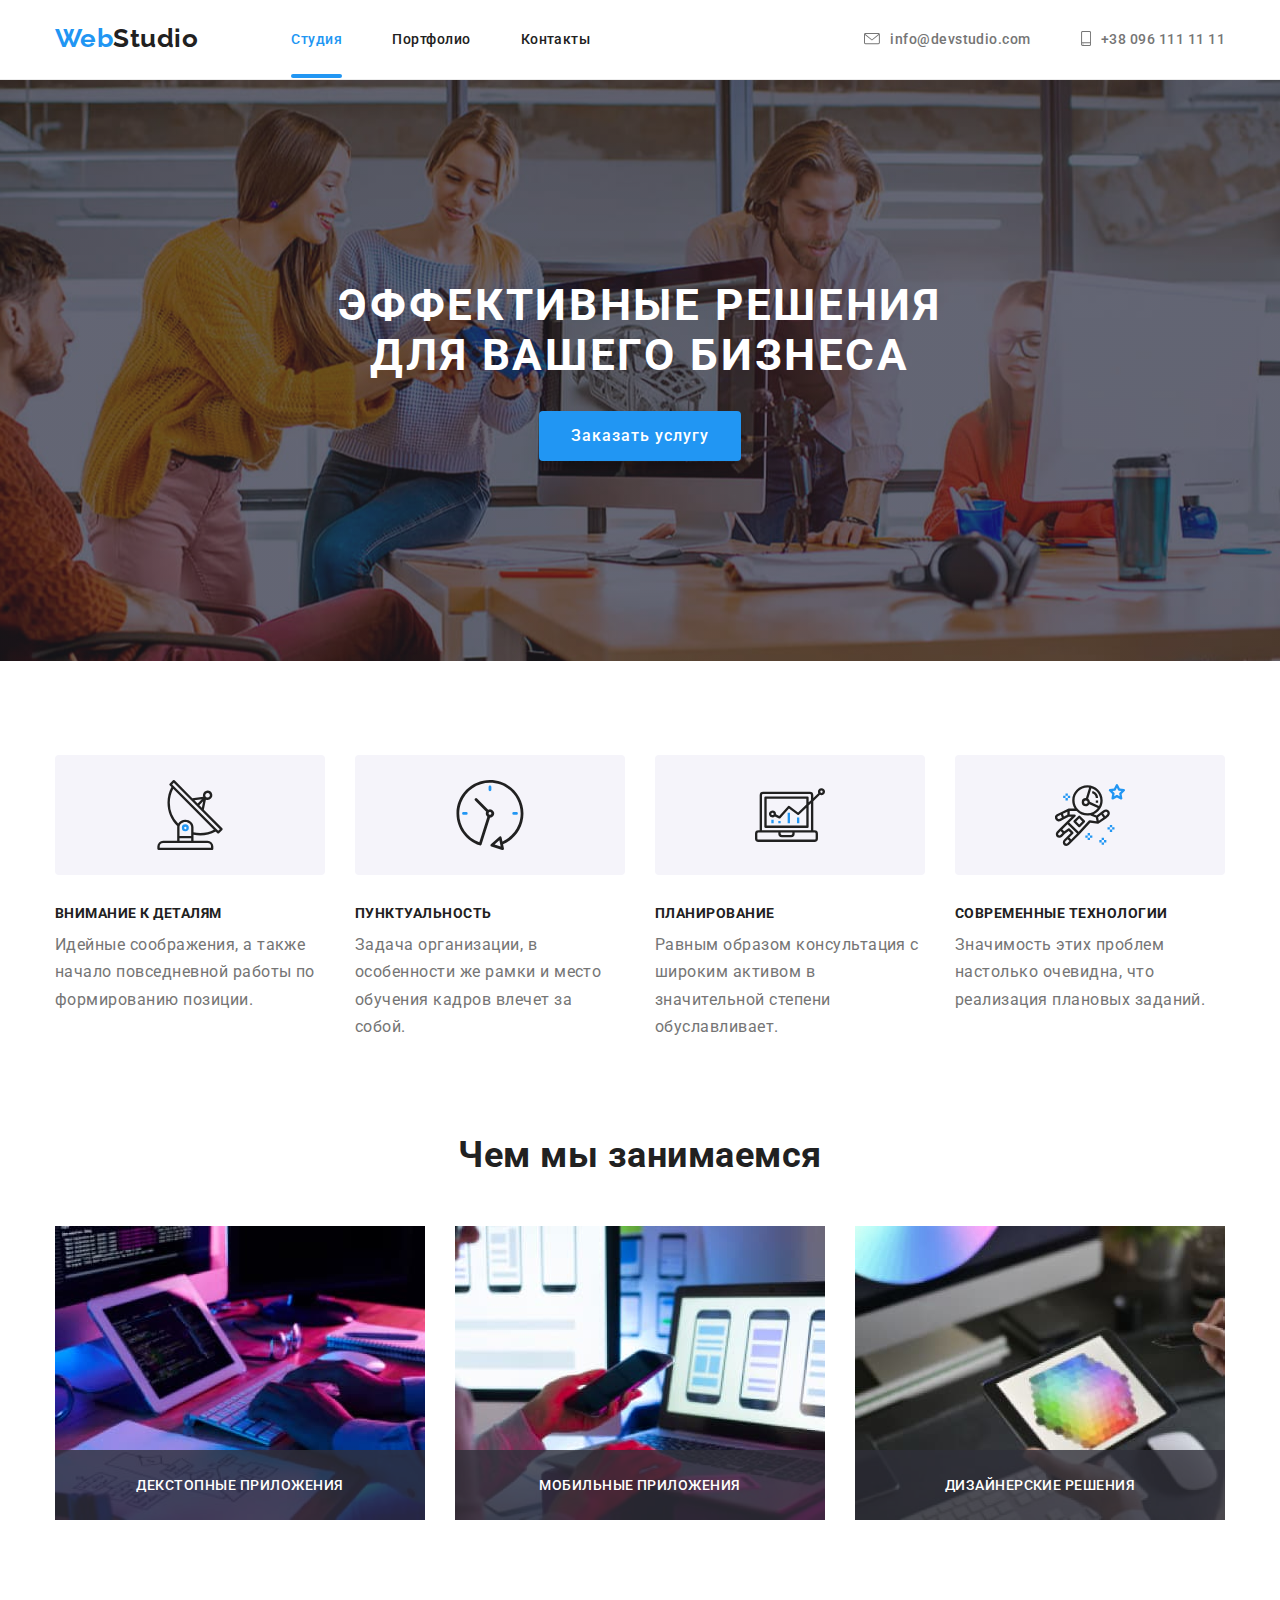
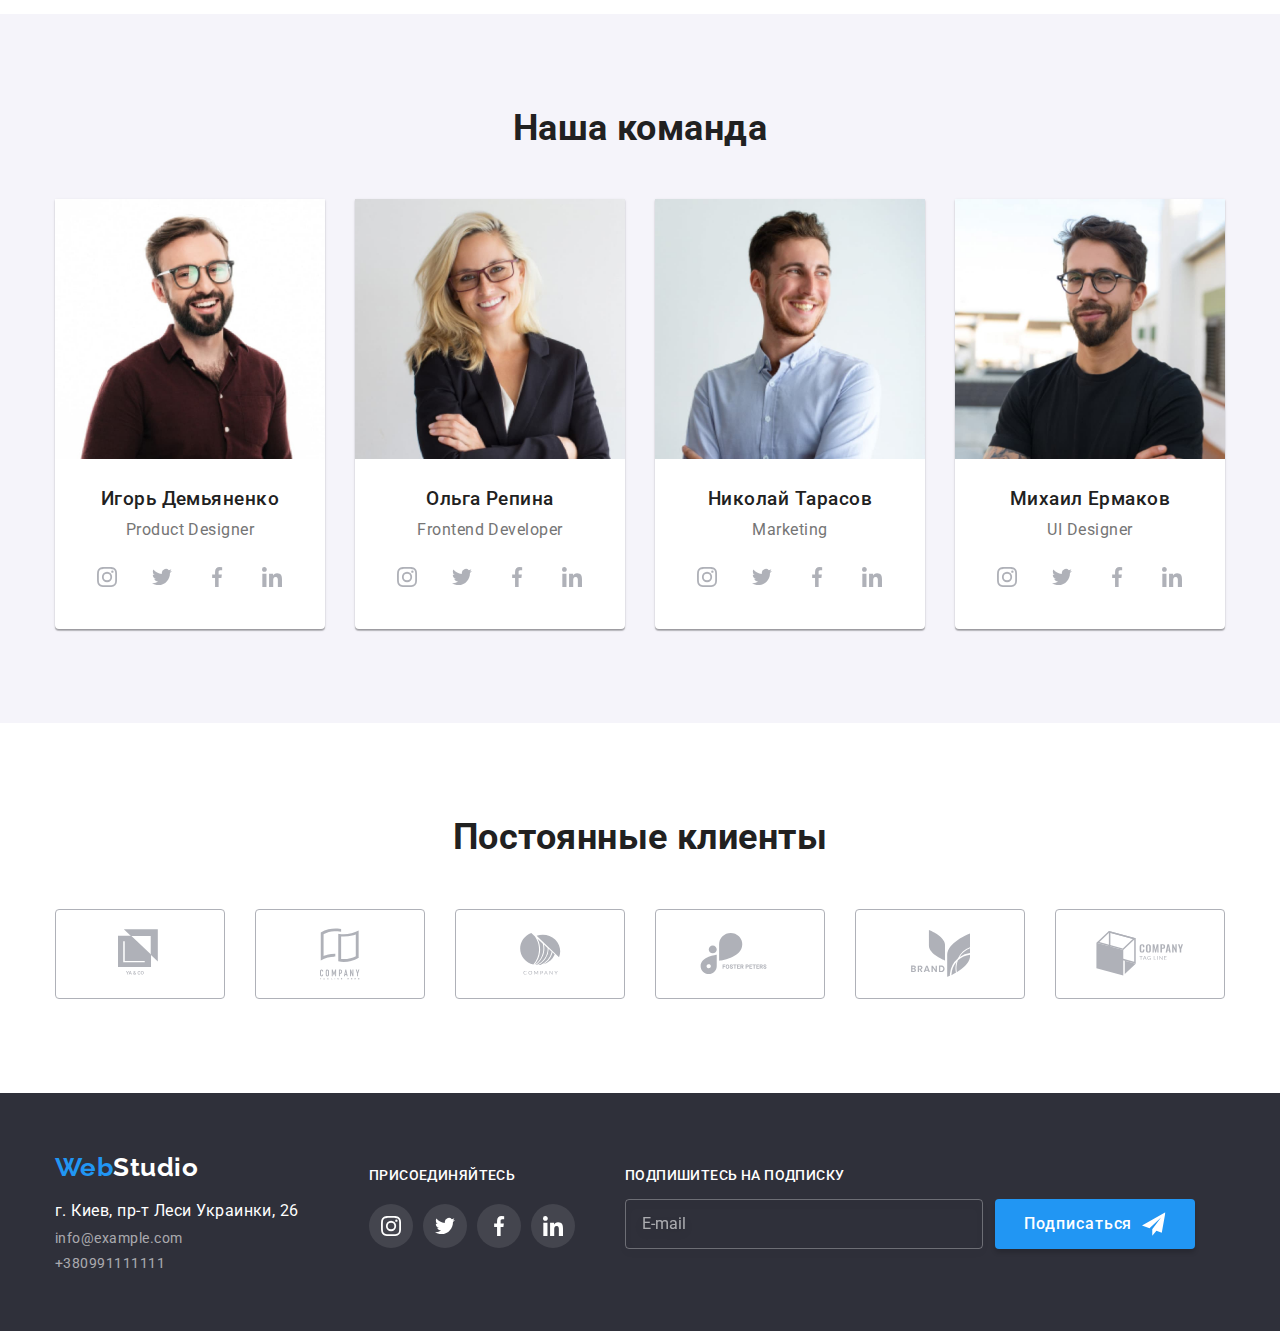
<file: index.html>
<!DOCTYPE html>
<html lang="ru">
  <head>
    <meta charset="UTF-8" />
    <meta name="viewport" content="width=1600, initial-scale=1.0" />
    <link href="https://fonts.googleapis.com/css2?family=Raleway:wght@400;700;900&family=Roboto:ital,wght@0,400;0,500;0,900;1,700&display=swap" rel="stylesheet" />
    <link rel="stylesheet" href="./css/main.min.css" />
    <title>Web Studio - главная страница</title>
  </head>
  <body>
    <header class="page-header">
      <div class="container flexbox justify-center">
        <nav class="main-nav flexbox justify-center">
          <a href="./index.html" class="logo"><span class="accent">Web</span>Studio</a>
          <ul class="main-nav__list flexbox list">
            <li class="main-nav__item"><a href="./" class="main-nav__link link--current">Студия</a></li>
            <li class="main-nav__item"><a href="./portfolio.html" class="main-nav__link">Портфолио</a></li>
            <li class="main-nav__item"><a href="./" class="main-nav__link">Контакты</a></li>
          </ul>
        </nav>
        <ul class="header-contacts flexbox list">
          <li class="header-contacts__item">
            <a href="mailto:info@devstudio.com" class="header-contacts__link">
              <svg width="16px" height="12px" class="header-contacts__icon">
                <use href="./images/sprite.svg#mail"></use>
              </svg>
              info@devstudio.com
            </a>
          </li>
          <li class="header-contacts__item">
            <a href="tel:+380961111111" class="header-contacts__link">
              <svg width="10px" height="15px" class="header-contacts__icon">
                <use href="./images/sprite.svg#smartphone"></use>
              </svg>
              +38 096 111 11 11
            </a>
          </li>
        </ul>
      </div>
    </header>
    <main>
      <section class="hero">
        <div class="container hero__container">
          <h1 class="hero__title">Эффективные решения <br />для вашего бизнеса</h1>
          <button type="button" class="btn btn--hero" data-modal-open>Заказать услугу</button>
        </div>
      </section>
      <section class="features-section">
        <div class="container">
          <ul class="features list flexbox">
            <li class="features__grid">
              <div class="features__image-container">
                <svg width="70" height="70"><use href="./images/sprite.svg#antenna"></use></svg>
              </div>
              <h3 class="features__title">Внимание к деталям</h3>
              <p class="features__text">Идейные соображения, а также начало повседневной работы по формированию позиции.</p>
            </li>
            <li class="features__grid">
              <div class="features__image-container">
                <svg width="70" height="70">
                  <use href="./images/sprite.svg#clock"></use>
                </svg>
              </div>
              <h3 class="features__title">Пунктуальность</h3>
              <p class="features__text">Задача организации, в особенности же рамки и место обучения кадров влечет за собой.</p>
            </li>
            <li class="features__grid">
              <div class="features__image-container">
                <svg width="70" height="70">
                  <use href="./images/sprite.svg#diagram"></use>
                </svg>
              </div>
              <h3 class="features__title">Планирование</h3>
              <p class="features__text">Равным образом консультация с широким активом в значительной степени обуславливает.</p>
            </li>
            <li class="features__grid">
              <div class="features__image-container">
                <svg width="70" height="70">
                  <use href="./images/sprite.svg#astronaut"></use>
                </svg>
              </div>
              <h3 class="features__title">Современные технологии</h3>
              <p class="features__text">Значимость этих проблем настолько очевидна, что реализация плановых заданий.</p>
            </li>
          </ul>
        </div>
      </section>
      <section class="our-work__section">
        <div class="container">
          <h2 class="section__title">Чем мы занимаемся</h2>
          <ul class="our-work__grid list">
            <li class="our-work__item">
              <img src="./images/content-img-1.jpg" alt="Планшет и клавиатура" width="370" />
              <div class="our-work__overlay"><p>Декстопные приложения</p></div>
            </li>
            <li class="our-work__item">
              <img src="./images/content-img-2.jpg" alt="Смартфон" width="370" />
              <div class="our-work__overlay">
                <p>Мобильные приложения</p>
              </div>
            </li>
            <li class="our-work__item">
              <img src="./images/content-img-3.jpg" alt="Планшет с палитрой" width="370" />
              <div class="our-work__overlay">
                <p>Дизайнерские решения</p>
              </div>
            </li>
          </ul>
        </div>
      </section>
      <section class="team-section">
        <div class="container">
          <h2 class="section__title">Наша команда</h2>
          <ul class="team-grid flexbox list">
            <li class="team-grid__item">
              <div class="team-grid__card">
                <img src="./images/igor-dem.jpg" alt="Игорь Демьяненко" width="270" />
                <h3 class="team-grid__name">Игорь Демьяненко</h3>
                <p class="team-grid__position">Product Designer</p>
                <div class="team__social-container">
                  <ul class="list flexbox">
                    <li class="social-links__item">
                      <a class="social-links__link team__link" href="">
                        <svg class="link-icon team__link--icon" width="20" height="20">
                          <use href="./images/sprite.svg#instagram"></use>
                        </svg>
                      </a>
                    </li>
                    <li class="social-links__item">
                      <a class="social-links__link team__link" href=""
                        ><svg class="link-icon team__link--icon" width="20" height="20">
                          <use href="./images/sprite.svg#twitter"></use>
                        </svg>
                      </a>
                    </li>
                    <li class="social-links__item">
                      <a class="social-links__link team__link" href=""
                        ><svg class="link-icon team__link--icon" width="20" height="20">
                          <use href="./images/sprite.svg#facebook"></use>
                        </svg>
                      </a>
                    </li>
                    <li class="social-links__item">
                      <a class="social-links__link team__link" href="">
                        <svg class="link-icon team__link--icon" width="20" height="20">
                          <use href="./images/sprite.svg#linkedin"></use>
                        </svg>
                      </a>
                    </li>
                  </ul>
                </div>
              </div>
            </li>
            <li class="team-grid__item">
              <div class="team-grid__card">
                <img src="./images/olga-repina.jpg" alt="Ольга Репина" width="270" />
                <h3 class="team-grid__name">Ольга Репина</h3>
                <p class="team-grid__position">Frontend Developer</p>
                <div class="team__social-container">
                  <ul class="list flexbox">
                    <li class="social-links__item">
                      <a class="social-links__link team__link" href="">
                        <svg class="link-icon team__link--icon" width="20" height="20">
                          <use href="./images/sprite.svg#instagram"></use>
                        </svg>
                      </a>
                    </li>
                    <li class="social-links__item">
                      <a class="social-links__link team__link" href=""
                        ><svg class="link-icon team__link--icon" width="20" height="20">
                          <use href="./images/sprite.svg#twitter"></use>
                        </svg>
                      </a>
                    </li>
                    <li class="social-links__item">
                      <a class="social-links__link team__link" href=""
                        ><svg class="link-icon team__link--icon" width="20" height="20">
                          <use href="./images/sprite.svg#facebook"></use>
                        </svg>
                      </a>
                    </li>
                    <li class="social-links__item">
                      <a class="social-links__link team__link" href="">
                        <svg class="link-icon team__link--icon" width="20" height="20">
                          <use href="./images/sprite.svg#linkedin"></use>
                        </svg>
                      </a>
                    </li>
                  </ul>
                </div>
              </div>
            </li>
            <li class="team-grid__item">
              <div class="team-grid__card">
                <img src="./images/nikolay-tarasov.jpg" alt="Николай Тарасов" width="270" />
                <h3 class="team-grid__name">Николай Тарасов</h3>
                <p class="team-grid__position">Marketing</p>
                <div class="team__social-container">
                  <ul class="list flexbox">
                    <li class="social-links__item">
                      <a class="social-links__link team__link" href="">
                        <svg class="link-icon team__link--icon" width="20" height="20">
                          <use href="./images/sprite.svg#instagram"></use>
                        </svg>
                      </a>
                    </li>
                    <li class="social-links__item">
                      <a class="social-links__link team__link" href=""
                        ><svg class="link-icon team__link--icon" width="20" height="20">
                          <use href="./images/sprite.svg#twitter"></use>
                        </svg>
                      </a>
                    </li>
                    <li class="social-links__item">
                      <a class="social-links__link team__link" href=""
                        ><svg class="link-icon team__link--icon" width="20" height="20">
                          <use href="./images/sprite.svg#facebook"></use>
                        </svg>
                      </a>
                    </li>
                    <li class="social-links__item">
                      <a class="social-links__link team__link" href="">
                        <svg class="link-icon team__link--icon" width="20" height="20">
                          <use href="./images/sprite.svg#linkedin"></use>
                        </svg>
                      </a>
                    </li>
                  </ul>
                </div>
              </div>
            </li>
            <li class="team-grid__item">
              <div class="team-grid__card">
                <img src="./images/mihail-ermakov.jpg" alt="Михаил Ермаков" width="270" />
                <h3 class="team-grid__name">Михаил Ермаков</h3>
                <p class="team-grid__position">UI Designer</p>
                <div class="team__social-container">
                  <ul class="list flexbox">
                    <li class="social-links__item">
                      <a class="social-links__link team__link" href="">
                        <svg class="link-icon team__link--icon" width="20" height="20">
                          <use href="./images/sprite.svg#instagram"></use>
                        </svg>
                      </a>
                    </li>
                    <li class="social-links__item">
                      <a class="social-links__link team__link" href=""
                        ><svg class="link-icon team__link--icon" width="20" height="20">
                          <use href="./images/sprite.svg#twitter"></use>
                        </svg>
                      </a>
                    </li>
                    <li class="social-links__item">
                      <a class="social-links__link team__link" href=""
                        ><svg class="link-icon team__link--icon" width="20" height="20">
                          <use href="./images/sprite.svg#facebook"></use>
                        </svg>
                      </a>
                    </li>
                    <li class="social-links__item">
                      <a class="social-links__link team__link" href="">
                        <svg class="link-icon team__link--icon" width="20" height="20">
                          <use href="./images/sprite.svg#linkedin"></use>
                        </svg>
                      </a>
                    </li>
                  </ul>
                </div>
              </div>
            </li>
          </ul>
        </div>
      </section>
      <section class="custumers-container">
        <div class="container">
          <h2 class="section__title">Постоянные клиенты</h2>
          <ul class="custumers-grid list flexbox">
            <li class="custumers-grid__item">
              <a class="custumers-grid__link" href="">
                <svg width="44" height="49" class="custumers-grid__icon">
                  <use href="./images/sprite.svg#brand-1"></use>
                </svg>
              </a>
            </li>
            <li class="custumers-grid__item">
              <a class="custumers-grid__link" href=""
                ><svg width="40" height="52" class="custumers-grid__icon">
                  <use href="./images/sprite.svg#brand-2"></use>
                </svg>
              </a>
            </li>
            <li class="custumers-grid__item">
              <a class="custumers-grid__link" href="">
                <svg width="41" height="42" class="custumers-grid__icon">
                  <use href="./images/sprite.svg#brand-3"></use>
                </svg>
              </a>
            </li>
            <li class="custumers-grid__item">
              <a class="custumers-grid__link" href=""
                ><svg width="80" height="42" class="custumers-grid__icon">
                  <use href="./images/sprite.svg#brand-4"></use>
                </svg>
              </a>
            </li>
            <li class="custumers-grid__item">
              <a class="custumers-grid__link" href="">
                <svg width="59" height="47" class="custumers-grid__icon">
                  <use href="./images/sprite.svg#brand-5"></use>
                </svg>
              </a>
            </li>
            <li class="custumers-grid__item">
              <a class="custumers-grid__link" href=""
                ><svg width="88" height="45" class="custumers-grid__icon">
                  <use href="./images/sprite.svg#brand-6"></use>
                </svg>
              </a>
            </li>
          </ul>
        </div>
      </section>
    </main>
    <footer class="footer">
      <div class="container flexbox">
        <div class="adress-container">
          <a href="./" class="logo accent">Web<span class="footer--logo">Studio</span></a>
          <address class="address">
            <span class="adress__text">г. Киев, пр-т Леси Украинки, 26</span>
            <a href="mailto:info@example.com" class="address__item">info@example.com</a>
            <a href="tel:+380991111111" class="address__item">+380991111111</a>
          </address>
        </div>
        <div class="social-links">
          <h2 class="social-links__title">Присоединяйтесь</h2>
          <div>
            <ul class="list flexbox">
              <li class="social-links__item">
                <a class="social-links__link" href="">
                  <svg width="20" height="20">
                    <use href="./images/sprite.svg#instagram"></use>
                  </svg>
                </a>
              </li>
              <li class="social-links__item">
                <a class="social-links__link" href=""
                  ><svg width="20" height="20">
                    <use href="./images/sprite.svg#twitter"></use>
                  </svg>
                </a>
              </li>
              <li class="social-links__item">
                <a class="social-links__link" href=""
                  ><svg width="20" height="20">
                    <use href="./images/sprite.svg#facebook"></use>
                  </svg>
                </a>
              </li>
              <li class="social-links__item">
                <a class="social-links__link" href=""
                  ><svg width="20" height="20">
                    <use href="./images/sprite.svg#linkedin"></use>
                  </svg>
                </a>
              </li>
            </ul>
          </div>
        </div>
        <div class="subscribe">
          <h2 class="subscribe__title">Подпишитесь на подписку</h2>
          <form method="post" action="#" class="subscribe-form">
            <input type="email" name="e-mail" placeholder="E-mail" class="subscribe-form__input" />
            <button class="subscribe-form__btn">
              Подписаться
              <svg class="subscribe-form__btn--icon">
                <use href="./images/sprite.svg#send"></use>
              </svg>
            </button>
          </form>
        </div>
      </div>
    </footer>
    <div class="backdrop is-hidden" data-modal>
      <div class="modal">
        <button type="button" class="modal-btn" data-modal-close>
          <svg class="modal-btn__icon" width="12" height="12">
            <use href="./images/sprite.svg#x"></use>
          </svg>
        </button>
        <p class="modal__title">Оставьте свои данные, мы вам перезвоним</p>
        <form class="form-feedback" autocomplete="off">
          <div class="form-field">
            <label class="form-field__title" for="name">Имя</label>
            <input class="form-field__input" type="text" name="name" id="name" autofocus />
            <svg height="12" width="12" class="form-field__icon">
              <use href="./images/sprite.svg#name-icon"></use>
            </svg>
          </div>
          <div class="form-field">
            <label class="form-field__title" for="tel">Телефон</label>
            <input class="form-field__input" type="tel" name="tel" id="tel" />
            <svg height="13" width="12" class="form-field__icon">
              <use href="./images/sprite.svg#tel-icon"></use>
            </svg>
          </div>
          <div class="form-field">
            <label class="form-field__title" for="email">E-mail</label>
            <input class="form-field__input" type="email" name="email" id="email" />
            <svg height="12" width="15" class="form-field__icon">
              <use href="./images/sprite.svg#email-icon"></use>
            </svg>
          </div>
          <label for="comment" class="form-field__title">Коментарии</label>
          <textarea name="comment" id="comment" rows="6" placeholder="Введите текст" class="form-textarea"></textarea>
          <div class="checkbox">
            <label class="checkbox__label">
              Соглашаюсь с рассылкой и принимаю <a href="">Условия договора</a> <input type="checkbox" name="checkbox" id="checkbox" class="checkbox__input is-hidden" />
              <div class="checkbox__checked"></div>
            </label>
          </div>
          <button type="submit" class="btn submit--btn">Отправить</button>
        </form>
      </div>
    </div>
    <script src="./js/modal.js"></script>
  </body>
</html>
</file>
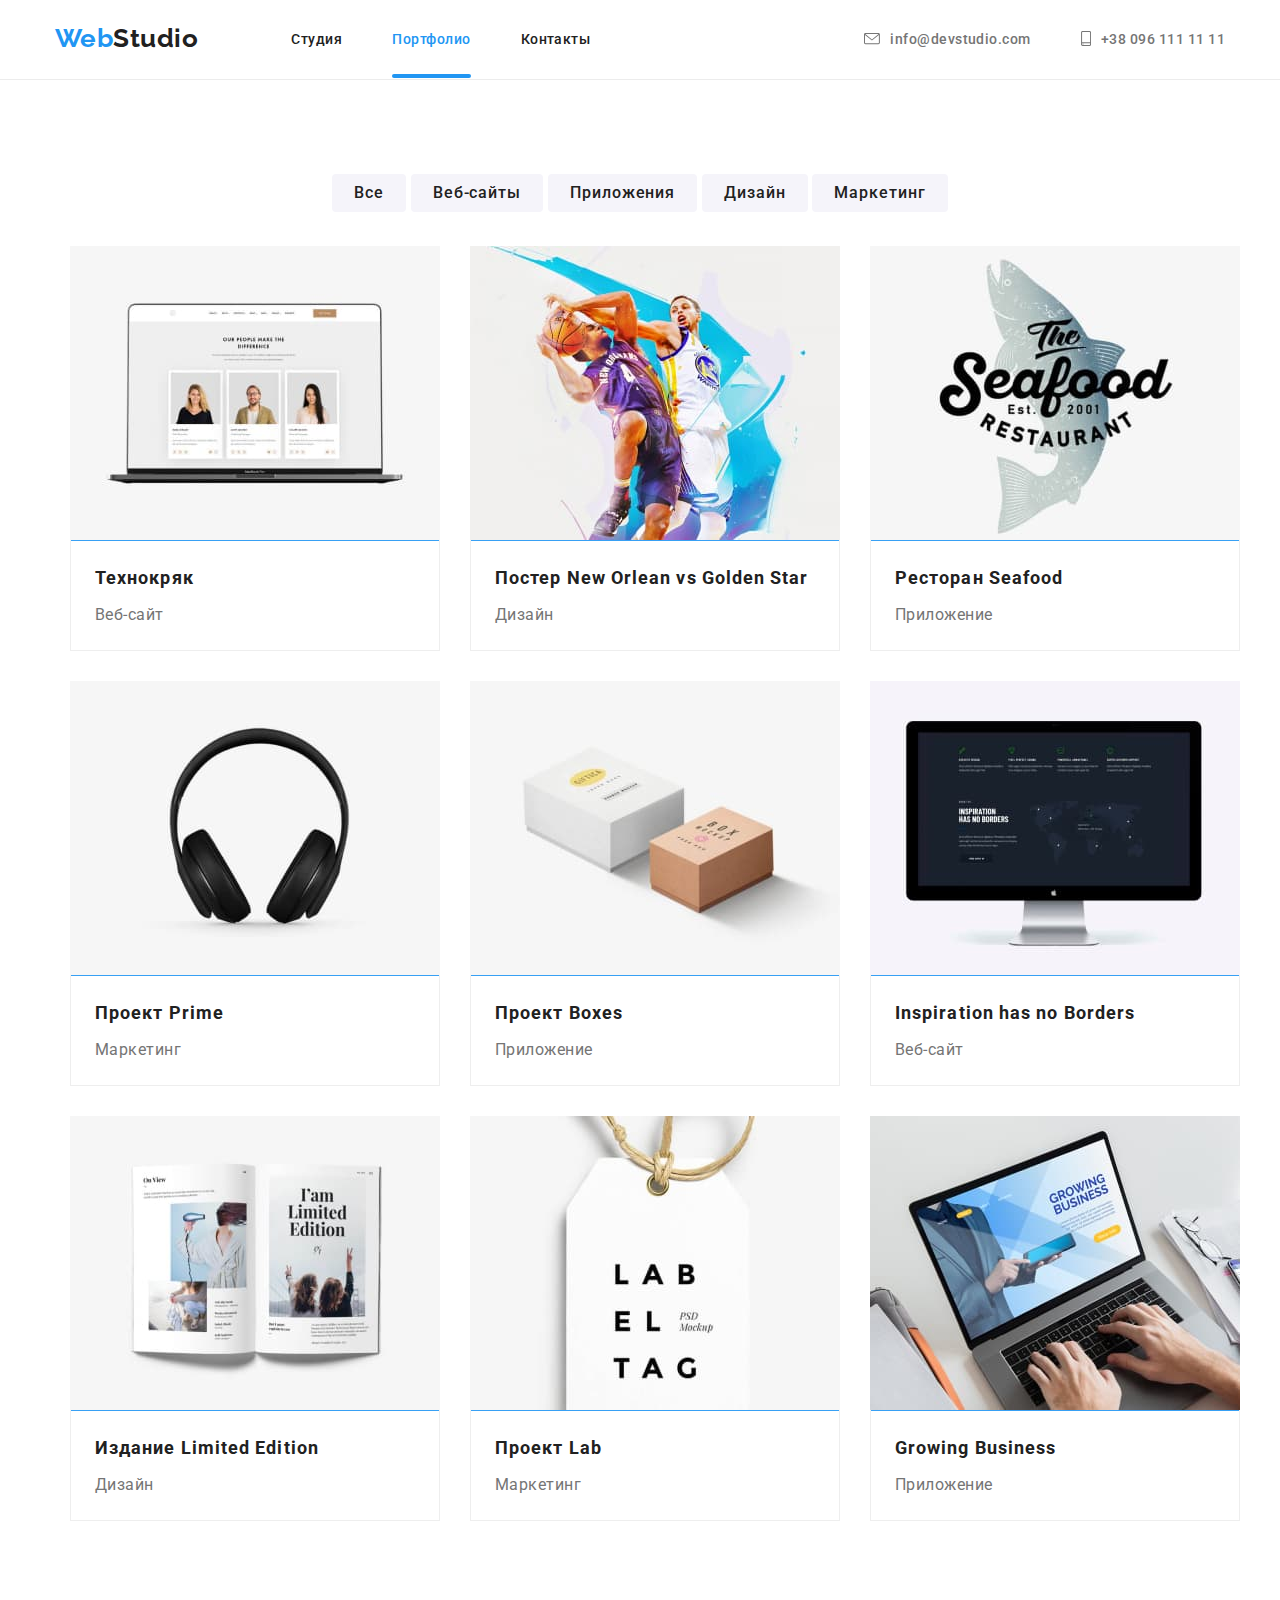
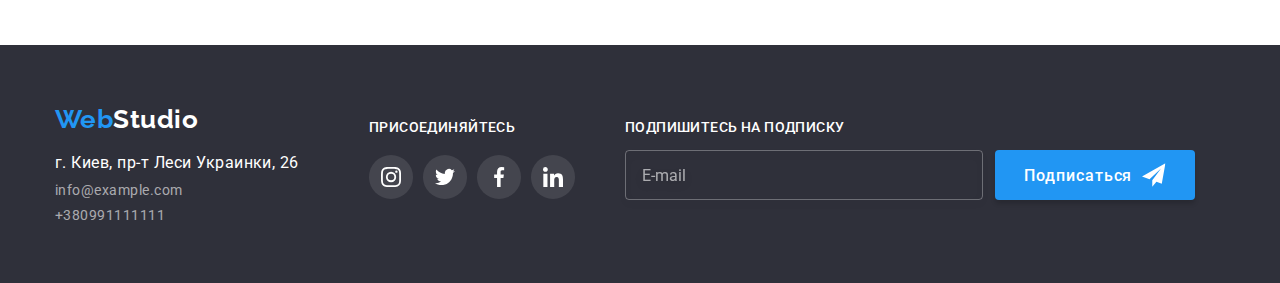
<file: portfolio.html>
<!DOCTYPE html>
<html lang="ru">
  <head>
    <meta charset="UTF-8" />
    <meta name="viewport" content="width=1600, initial-scale=1.0" />
    <link href="https://fonts.googleapis.com/css2?family=Raleway:wght@400;700;900&family=Roboto:ital,wght@0,400;0,500;0,900;1,700&display=swap" rel="stylesheet" />
    <link rel="stylesheet" href="./css/main.min.css" />
    <title>Web Studio - Портфолио</title>
  </head>
  <body>
    <header class="page-header">
      <div class="container flexbox justify-center">
        <nav class="main-nav flexbox justify-center">
          <a href="./index.html" class="logo"><span class="accent">Web</span>Studio</a>
          <ul class="main-nav__list flexbox list">
            <li class="main-nav__item"><a href="./" class="main-nav__link">Студия</a></li>
            <li class="main-nav__item"><a href="./portfolio.html" class="main-nav__link link--current">Портфолио</a></li>
            <li class="main-nav__item"><a href="./" class="main-nav__link">Контакты</a></li>
          </ul>
        </nav>
        <ul class="header-contacts flexbox list">
          <li class="header-contacts__item">
            <a href="mailto:info@devstudio.com" class="header-contacts__link">
              <svg width="16px" height="12px" class="header-contacts__icon">
                <use href="./images/sprite.svg#mail"></use>
              </svg>
              info@devstudio.com
            </a>
          </li>
          <li class="header-contacts__item">
            <a href="tel:+380961111111" class="header-contacts__link">
              <svg width="10px" height="15px" class="header-contacts__icon">
                <use href="./images/sprite.svg#smartphone"></use>
              </svg>
              +38 096 111 11 11
            </a>
          </li>
        </ul>
      </div>
    </header>
    <div class="our-work container">
      <h1 class="is-hidden">Наши работы</h1>
      <div>
        <button type="button" class="btn btn--portfolio">Все</button>
        <button type="button" class="btn btn--portfolio">Веб-сайты</button>
        <button type="button" class="btn btn--portfolio">Приложения</button>
        <button type="button" class="btn btn--portfolio">Дизайн</button>
        <button type="button" class="btn btn--portfolio">Маркетинг</button>
      </div>
      <div class="our-work-container container">
        <ul class="card-grid flexbox list">
          <li class="card-grid__item">
            <div class="card-grid__container">
              <a href="">
                <img src="./images/techcrack.jpg" alt="Экран ноутбука" width="370" />
                <div class="card-grid__img-overlay">
                  <p>
                    Технокряк это современная площадка распространения коронавируса. Компании используют эту платформу для цифрового шпионажа и атак на защищённые сервера
                    конкурентов.
                  </p>
                </div>
                <div class="card-tag">
                  <h2 class="card-tag__title">Технокряк</h2>
                  <p class="card-tag__text">Веб-сайт</p>
                </div>
                <div class="card-grid__wrapper"></div
              ></a>
            </div>
          </li>
          <li class="card-grid__item">
            <div class="card-grid__container">
              <a href="">
                <img src="./images/new-orlean.jpg" alt="Баскетболисты" width="370" />
                <div class="card-grid__img-overlay">
                  <p>
                    Технокряк это современная площадка распространения коронавируса. Компании используют эту платформу для цифрового шпионажа и атак на защищённые сервера
                    конкурентов.
                  </p>
                </div>
                <div class="card-tag">
                  <h2 class="card-tag__title">Постер New Orlean vs Golden Star</h2>
                  <p class="card-tag__text">Дизайн</p>
                </div>
                <div class="card-grid__wrapper"></div>
              </a>
            </div>
          </li>
          <li class="card-grid__item">
            <div class="card-grid__container">
              <a href="">
                <img src="./images/seafood.jpg" alt="Рыба" width="370" />
                <div class="card-grid__img-overlay">
                  <p>
                    Lorem ipsum dolor sit amet consectetur adipisicing elit. Error incidunt illum, magnam nemo maxime reiciendis velit voluptates ratione temporibus sapiente?
                    Voluptatem ipsum autem sequi officia!
                  </p>
                </div>
                <div class="card-tag">
                  <h2 class="card-tag__title">Ресторан Seafood</h2>
                  <p class="card-tag__text">Приложение</p>
                </div>
                <div class="card-grid__wrapper"></div
              ></a>
            </div>
          </li>
          <li class="card-grid__item">
            <div class="card-grid__container">
              <a href="">
                <img src="./images/project-prime.jpg" alt="Наушники" width="370" />
                <div class="card-grid__img-overlay">
                  <p>
                    Lorem ipsum dolor sit amet consectetur adipisicing elit. Dolor consequatur reprehenderit fuga tempora ab rerum, qui porro non reiciendis, dolore ipsum expedita
                    atque aut. Quos a officia earum ut nisi.
                  </p>
                </div>
                <div class="card-tag">
                  <h2 class="card-tag__title">Проект Prime</h2>
                  <p class="card-tag__text">Маркетинг</p>
                </div>
                <div class="card-grid__wrapper"></div
              ></a>
            </div>
          </li>
          <li class="card-grid__item">
            <div class="card-grid__container">
              <a href="">
                <img src="./images/project-boxes.jpg" alt="Коробки" width="370" />

                <div class="card-grid__img-overlay">
                  <p>
                    Lorem ipsum dolor sit amet consectetur adipisicing elit. Rem, quaerat repellat voluptas placeat necessitatibus ad debitis dolor, incidunt ea et impedit! Quis,
                    omnis eius.
                  </p>
                </div>
                <div class="card-tag">
                  <h2 class="card-tag__title">Проект Boxes</h2>
                  <p class="card-tag__text">Приложение</p>
                </div>
                <div class="card-grid__wrapper"></div
              ></a>
            </div>
          </li>
          <li class="card-grid__item">
            <div class="card-grid__container">
              <a href="">
                <img src="./images/inspiration.jpg" alt="Экран iMac" width="370" />
                <div class="card-grid__img-overlay">
                  <p>Lorem ipsum dolor sit amet consectetur adipisicing.</p>
                </div>
                <div class="card-tag">
                  <h2 class="card-tag__title">Inspiration has no Borders</h2>
                  <p class="card-tag__text">Веб-сайт</p>
                </div>
                <div class="card-grid__wrapper"></div
              ></a>
            </div>
          </li>
          <li class="card-grid__item">
            <div class="card-grid__container">
              <a href="">
                <img src="./images/limited-edition.jpg" alt="Книга" width="370" />
                <div class="card-grid__img-overlay">
                  <p>Lorem ipsum dolor sit amet consectetur adipisicing elit. Recusandae soluta incidunt doloremque accusantium voluptas, ut eius ratione aperiam. Est, nostrum?</p>
                </div>
                <div class="card-tag">
                  <h2 class="card-tag__title">Издание Limited Edition</h2>
                  <p class="card-tag__text">Дизайн</p>
                </div>
                <div class="card-grid__wrapper"></div
              ></a>
            </div>
          </li>
          <li class="card-grid__item">
            <div class="card-grid__container">
              <a href="">
                <img src="./images/project-lab.jpg" alt="Lab el Tag" width="370" />
                <div class="card-grid__img-overlay">
                  <p>Lorem ipsum, dolor sit amet consectetur adipisicing elit. Veniam, excepturi.</p>
                </div>
                <div class="card-tag">
                  <h2 class="card-tag__title">Проект Lab</h2>
                  <p class="card-tag__text">Маркетинг</p>
                </div>
                <div class="card-grid__wrapper"></div
              ></a>
            </div>
          </li>
          <li class="card-grid__item">
            <div class="card-grid__container">
              <a href="">
                <img src="./images/growing-business.jpg" alt="Ноутбук" width="370" />
                <div class="card-grid__img-overlay">
                  <p>Lorem ipsum dolor sit amet consectetur adipisicing elit. Tenetur quod culpa distinctio nam voluptas id!</p>
                </div>
                <div class="card-tag">
                  <h2 class="card-tag__title">Growing Business</h2>
                  <p class="card-tag__text">Приложение</p>
                </div>
                <div class="card-grid__wrapper"></div
              ></a>
            </div>
          </li>
        </ul>
      </div>
    </div>
    <footer class="footer">
      <div class="container flexbox">
        <div class="adress-container">
          <a href="./" class="logo accent">Web<span class="footer--logo">Studio</span></a>
          <address class="address">
            <span class="adress__text">г. Киев, пр-т Леси Украинки, 26</span>
            <a href="mailto:info@example.com" class="address__item">info@example.com</a>
            <a href="tel:+380991111111" class="address__item">+380991111111</a>
          </address>
        </div>
        <div class="social-links">
          <h2 class="social-links__title">Присоединяйтесь</h2>
          <div>
            <ul class="list flexbox">
              <li class="social-links__item">
                <a class="social-links__link" href="">
                  <svg width="20" height="20">
                    <use href="./images/sprite.svg#instagram"></use>
                  </svg>
                </a>
              </li>
              <li class="social-links__item">
                <a class="social-links__link" href=""
                  ><svg width="20" height="20">
                    <use href="./images/sprite.svg#twitter"></use>
                  </svg>
                </a>
              </li>
              <li class="social-links__item">
                <a class="social-links__link" href=""
                  ><svg width="20" height="20">
                    <use href="./images/sprite.svg#facebook"></use>
                  </svg>
                </a>
              </li>
              <li class="social-links__item">
                <a class="social-links__link" href=""
                  ><svg width="20" height="20">
                    <use href="./images/sprite.svg#linkedin"></use>
                  </svg>
                </a>
              </li>
            </ul>
          </div>
        </div>
        <div class="subscribe">
          <h2 class="subscribe__title">Подпишитесь на подписку</h2>
          <form method="post" action="#" class="subscribe-form">
            <input type="email" name="e-mail" placeholder="E-mail" class="subscribe-form__input" />
            <button class="subscribe-form__btn">
              Подписаться
              <svg class="subscribe-form__btn--icon">
                <use href="./images/sprite.svg#send"></use>
              </svg>
            </button>
          </form>
        </div>
      </div>
    </footer>
  </body>
</html>
</file>
<file: css/main.min.css>
/*! modern-normalize v1.0.0 | MIT License | https://github.com/sindresorhus/modern-normalize */*,*::before,*::after{box-sizing:border-box}:root{-moz-tab-size:4;tab-size:4}html{line-height:1.15;-webkit-text-size-adjust:100%}body{margin:0}body{font-family:system-ui,-apple-system,"Segoe UI",Roboto,Helvetica,Arial,sans-serif,"Apple Color Emoji","Segoe UI Emoji"}hr{height:0;color:inherit}abbr[title]{text-decoration:underline dotted}b,strong{font-weight:bolder}code,kbd,samp,pre{font-family:ui-monospace, SFMono-Regular, Consolas, 'Liberation Mono', Menlo, monospace;font-size:1em}small{font-size:80%}sub,sup{font-size:75%;line-height:0;position:relative;vertical-align:baseline}sub{bottom:-0.25em}sup{top:-0.5em}table{text-indent:0;border-color:inherit}button,input,optgroup,select,textarea{font-family:inherit;font-size:100%;line-height:1.15;margin:0}button,select{text-transform:none}button,[type='button'],[type='reset'],[type='submit']{-webkit-appearance:button}::-moz-focus-inner{border-style:none;padding:0}:-moz-focusring{outline:1px dotted ButtonText}:-moz-ui-invalid{box-shadow:none}legend{padding:0}progress{vertical-align:baseline}::-webkit-inner-spin-button,::-webkit-outer-spin-button{height:auto}[type='search']{-webkit-appearance:textfield;outline-offset:-2px}::-webkit-search-decoration{-webkit-appearance:none}::-webkit-file-upload-button{-webkit-appearance:button;font:inherit}summary{display:list-item}h1,h2,h3,p{margin:0px;padding:0px}img{display:block}a{text-decoration:none}.is-hidden{display:none}.list{list-style:none;margin:0px;padding:0px}.flexbox{display:flex}.justify-center{align-items:center;justify-content:flex-end}.container{width:1200px;padding:0px 15px 0 15px;margin-top:0px;margin-bottom:0px;margin-right:auto;margin-left:auto}.page-header{background-color:#fff;padding-top:24px;padding-bottom:25px;border-bottom:1px solid #ececec}.main-nav{margin-right:auto}.main-nav__list{margin-left:93px}.main-nav__item:not(:last-child){margin-right:50px}.main-nav__link{text-decoration:none;color:#212121;font-weight:500;font-size:14px;margin:0px;transition:all 250ms cubic-bezier(0.4, 0, 0.2, 1) 0s}.main-nav__link:hover,.main-nav__link:focus{color:#2196f3}.link--current{color:#2196f3;position:relative}.link--current:after{content:'';position:absolute;background-color:#2196f3;height:4px;width:100%;border-radius:4px;left:0;bottom:-31px}.header-contacts__link{display:flex;flex-direction:row;align-items:center;font-weight:500;font-size:14px;color:#757575;transition:all 250ms cubic-bezier(0.4, 0, 0.2, 1) 0s}.header-contacts__link:hover,.header-contacts__link:focus{color:#2196f3;text-decoration:underline}.header-contacts__item:not(:last-child){margin-right:50px}.header-contacts__icon{display:inline-block;margin-right:10px;fill:#757575;transition:all 250ms cubic-bezier(0.4, 0, 0.2, 1) 0s}.header-contacts__link:hover .header-contacts__icon,.header-contacts__link:focus .header-contacts__icon{fill:#2196f3}.logo{text-decoration:none;color:#212121;font-family:Raleway, sans-serif;font-weight:700;font-size:26px;inline-size:1.2}.btn{text-decoration:none;border-radius:4px;border-style:none;cursor:pointer;font-weight:500;font-size:16px;line-height:1.87;letter-spacing:0.06em;background-color:#2196f3;box-shadow:0px 4px 4px rgba(0,0,0,0.15);color:#fff;transition:all 250ms cubic-bezier(0.4, 0, 0.2, 1) 0s}.social-links__title{margin-top:15px;margin-bottom:20px;font-weight:500;font-size:14px;line-height:1.14;letter-spacing:0.03em;text-transform:uppercase;color:#fff}.social-links__item{margin-right:10px;flex-basis:calc((100% - 3 * 10px) / 4)}.social-links__item:last-child{margin-right:0px}.social-links__link{display:flex;align-items:center;width:44px;height:44px;justify-content:center;fill:#fff;background-color:rgba(255,255,255,0.1);border-radius:50%;transition:cubic-bezier(0.4, 0, 0.2, 1);transition-duration:250ms}.social-links__link:hover,.social-links__link:focus{background-color:#2196f3;border-radius:50%}body{color:#757575;background-color:#fff;font-family:Roboto;letter-spacing:0.03em;font-style:normal;font-weight:400}.section__title{color:#212121;font-size:36px;font-weight:700}.hero{background-color:#c4c4c4;padding-top:200px;padding-bottom:200px;background-image:linear-gradient(rgba(47,48,58,0.4) 50%, rgba(47,48,58,0.4) 50%),url(../images/hero-bg.jpg);background-position:center, center;background-repeat:no-repeat, no-repeat;background-size:1600px, 1600px}.hero__container{text-align:center;width:696px}.hero__title{text-decoration:none;font-weight:700;font-size:44px;color:#fff;text-align:center;text-transform:uppercase;letter-spacing:0.06em}.btn--hero{display:inline-block;text-decoration:none;padding:10px 32px;margin-top:30px}.features__image-container{width:auto;height:120px;background-color:#f5f4fa;border-radius:4px;margin-bottom:30px;padding:25px 100px}.features-section{padding-top:94px;padding-bottom:94px}.features{display:flex;flex-direction:row;flex-wrap:wrap}.features__title{color:#212121;text-transform:uppercase;font-size:14px;font-weight:700}.features__text{font-weight:400;margin-top:10px;line-height:1.71}.features__grid{margin-right:30px;flex-basis:calc((100% - 3 * 30px) / 4)}.features__grid:nth-child(4n){margin-right:0px}.our-work__section{padding-top:0px;padding-bottom:94px;text-align:center}.our-work__grid{display:flex;flex-direction:row;flex-wrap:wrap;margin-top:50px}.our-work__item{display:flex;position:relative;margin-right:30px;flex-basis:calc((100% - 2 * 30px) / 3)}.our-work__item:nth-child(3n){margin-right:0px}.our-work__overlay{display:flex;position:absolute;bottom:0;align-items:center;justify-content:center;background-color:rgba(47,48,58,0.8);width:100%;height:70px;font-weight:500;font-size:14px;text-transform:uppercase;color:#fff}.team-section{background-color:#f5f4fa;text-align:center;padding-top:94px;padding-bottom:94px}.team-grid{margin-top:50px}.team-grid__item{margin-right:30px;flex-basis:calc((100% - 4 * 30px) / 3)}.team-grid__item:nth-child(4n){margin-right:0px}.team-grid__card{padding-bottom:30px;width:270px;height:auto;background-color:#fff;box-shadow:0px 1px 3px rgba(0,0,0,0.12),0px 1px 1px rgba(0,0,0,0.14),0px 2px 1px rgba(0,0,0,0.2);border-radius:0px 0px 4px 4px}.team-grid__name{margin-top:30px;color:#212121;font-weight:500}.team-grid__position{margin-top:10px;font-weight:400}.team__social-container{padding-top:16px;padding-right:30px;padding-left:30px}.team__link{border-radius:50%;background-color:#fff;transition:all 250ms cubic-bezier(0.4, 0, 0.2, 1) 0s}.team__link:hover,.team__link:focus{background-color:#2196f3}.team__link--icon{transition:all 250ms cubic-bezier(0.4, 0, 0.2, 1) 0s;fill:#afb1b8}.team__link:hover .team__link--icon,.team__link:focus .team__link--icon{fill:#fff}.custumers-container{padding-top:94px;padding-bottom:94px;text-align:center}.custumers-grid{margin-top:50px}.custumers-grid__item{flex-basis:calc((100% - 5 * 30px) / 6);display:flex;flex-wrap:nowrap;align-items:center;justify-content:center;height:90px;border:1px solid #afb1b8;border-radius:4px;margin-right:30px;transition:all 250ms cubic-bezier(0.4, 0, 0.2, 1) 0s}.custumers-grid__item:last-child{margin-right:0}.custumers-grid__item:hover,.custumers-grid__item:focus{border-color:#2196f3;fill:#2196f3}.custumers-grid__icon{transition:all 250ms cubic-bezier(0.4, 0, 0.2, 1) 0s;fill:#afb1b8}.custumers-grid__item:hover .custumers-grid__icon,.custumers-grid__item:focus .custumers-grid__icon{border-color:#2196f3;fill:#2196f3}.custumers-grid__link{display:flex;flex-wrap:nowrap;align-items:center;justify-content:center;width:168px;height:90px}.backdrop{position:fixed;top:0;left:0;height:100%;width:100%;background-color:rgba(0,0,0,0.2);z-index:100;display:flex;justify-content:center;align-items:center}.is-hidden{display:none}.modal{box-shadow:0px 1px 3px rgba(0,0,0,0.12),0px 1px 1px rgba(0,0,0,0.14),0px 2px 1px rgba(0,0,0,0.2);border-radius:4px;position:fixed;width:528px;height:581px;background:#ffffff;padding:40px;z-index:101;animation:backIn 2s linear 0s 1;text-align:center}.modal__title{font-size:20px;font-weight:700;font-size:20px;color:#212121;margin-bottom:12px}@keyframes backIn{0%{transform:scale(0.1);transform:translate(0, -1200px);opacity:0.7}70%{transform:scale(0.7);opacity:0.9}100%{transform:scale(1);transform:translate(0);opacity:1}}.modal-btn{position:absolute;height:30px;width:30px;border-style:none;border:1px solid rgba(0,0,0,0.1);border-radius:50%;background-color:#fff;cursor:pointer;padding:0;margin:0;top:8px;right:8px}.modal-btn__icon{width:11px;height:11px}.modal-btn:hover .modal-btn__icon{fill:#2196f3;transition:250ms cubic-bezier(0.4, 0, 0.2, 1)}.form-feedback{display:flex;flex-direction:column;text-align:left}.form-field{position:relative;margin-bottom:10px;font-size:12px;letter-spacing:0.01em}.form-field__title{display:block;margin-bottom:4px;font-size:12px}.form-field__input{display:block;position:relative;padding:12px 35px;width:100%;font-size:13px;border:1px solid rgba(33,33,33,0.2);box-sizing:border-box;border-radius:4px;transition:250ms cubic-bezier(0.4, 0, 0.2, 1)}.form-field__input:focus{outline-color:#2196f3;fill:#2196f3}.form-field__icon{position:absolute;left:3%;top:55%;transition:250ms cubic-bezier(0.4, 0, 0.2, 1)}.form-field__input:focus+.form-field__icon{outline-color:#2196f3;fill:#2196f3}.form-textarea{resize:none;width:100%;height:120px;padding:12px 16px;margin-bottom:20px;font-size:14px;line-height:1.14;letter-spacing:0.01em;border:1px solid rgba(33,33,33,0.2);box-sizing:border-box;border-radius:4px;transition:250ms cubic-bezier(0.4, 0, 0.2, 1)}.form-textarea:focus{outline-color:#2196f3}.checkbox{position:relative;margin-right:12px;text-align:right}.checkbox__checked{position:absolute;top:50%;transform:translateY(-70%);left:13px;width:16px;height:15px;border:2px solid #212121;border-radius:2px}.checkbox__label{font-size:14px;line-height:1.71;letter-spacing:0.03em;user-select:none}.checkbox__input:checked+.checkbox__checked{background-color:#2196f3;border-color:#2196f3;background-image:url(../images/checkbox-sign.svg);background-position:center}.submit--btn{margin-left:auto;margin-right:auto;margin-top:30px;padding:10px 55px}.our-work{text-align:center;margin-top:94px}.btn--portfolio{padding:6px 22px;background-color:#f5f4fa;color:#212121;box-shadow:none;line-height:1.62}.btn--portfolio:hover,.btn--portfolio:focus{background-color:#2196f3;box-shadow:0px 3px 1px rgba(0,0,0,0.1),0px 1px 2px rgba(0,0,0,0.08),0px 2px 2px rgba(0,0,0,0.12);color:#fff}.our-work-container{margin-top:34px;margin-bottom:94px}.card-grid{flex-wrap:wrap;flex-direction:row;flex-basis:calc((100% - 8 * 30px) / 9)}.card-grid__item{padding-right:30px;padding-bottom:30px}.card-grid__item:nth-child(3n){padding-right:0px}.card-grid__container{position:relative;transition:all 250ms cubic-bezier(0.4, 0, 0.2, 1) 0ms;overflow:hidden;z-index:5}.card-grid__container:hover,.card-grid__container:focus{box-shadow:0px 1px 1px rgba(0,0,0,0.12),0px 4px 4px rgba(0,0,0,0.06),1px 4px 6px rgba(0,0,0,0.16)}.card-grid__img-overlay{display:flex;padding:63px 24px;position:absolute;background-color:rgba(33,150,243,0.9);width:100%;height:294px;top:0;left:0;text-align:left;font-size:18px;line-height:1.56;color:#fff;transform:translateY(100%);transition:transform 250ms cubic-bezier(0.4, 0, 0.2, 1) 0ms;z-index:1}.card-grid__container:hover .card-grid__img-overlay,.card-grid__container:focus .card-grid__img-overlay{transform:translateY(0);transition-delay:100ms}.card-grid__wrapper{position:absolute;bottom:0;width:370px;height:110px;background-color:#fff;z-index:3}.card-tag{padding:20px 24px;text-align:left;border:1px solid #eeeeee;border-top:none;position:relative;z-index:4}.card-tag__title{text-align:left;color:#212121;font-size:18px;line-height:2;letter-spacing:0.06em}.card-tag__text{text-align:left;margin-top:4px;color:#757575;font-size:16px;line-height:1.87}.accent{color:#2196f3}.footer{background-color:#2f303a;padding-top:60px;padding-bottom:60px}.footer--logo{color:#fff}.adress-container{color:#fff;display:flex;flex-direction:column;margin-right:70px}.address{font-weight:400;font-style:normal;color:#fff;margin-top:20px}.address__text{display:block}.address__item{display:block;text-decoration:none;font-weight:400;font-size:14px;color:rgba(255,255,255,0.6);margin-top:9px}.address__item:hover,.address__item:focus{color:#2196f3;text-decoration:underline}.subscribe{margin-left:50px}.subscribe__title{font-weight:500;font-size:14px;line-height:1.14;letter-spacing:0.03em;text-transform:uppercase;color:#fff;margin-top:15px}.subscribe-form{position:relative;margin-top:15px;display:flex;align-items:center}.subscribe-form__input{width:358px;height:50px;padding:15px 16px;background-color:transparent;border-style:none;border:1px solid rgba(255,255,255,0.3);filter:drop-shadow(0px 4px 4px rgba(0,0,0,0.15));border-radius:4px;font-size:16px;line-height:1.25;color:#fff;transition:250ms cubic-bezier(0.4, 0, 0.2, 1)}.subscribe-form__input::placeholder{color:rgba(255,255,255,0.6)}.subscribe-form__input:focus{border-color:#fff}.subscribe-form__btn{display:flex;align-items:center;border-style:none;cursor:pointer;text-align:left;margin-left:12px;padding:10px 29px;width:200px;height:50px;background:#2196f3;box-shadow:0px 4px 4px rgba(0,0,0,0.15);border-radius:4px;font-weight:500;font-size:16px;line-height:1.87;letter-spacing:0.06em;color:#fff}.subscribe-form__btn--icon{width:24px;height:24px;margin-left:10px}
/*# sourceMappingURL=main.min.css.map */
</file>
